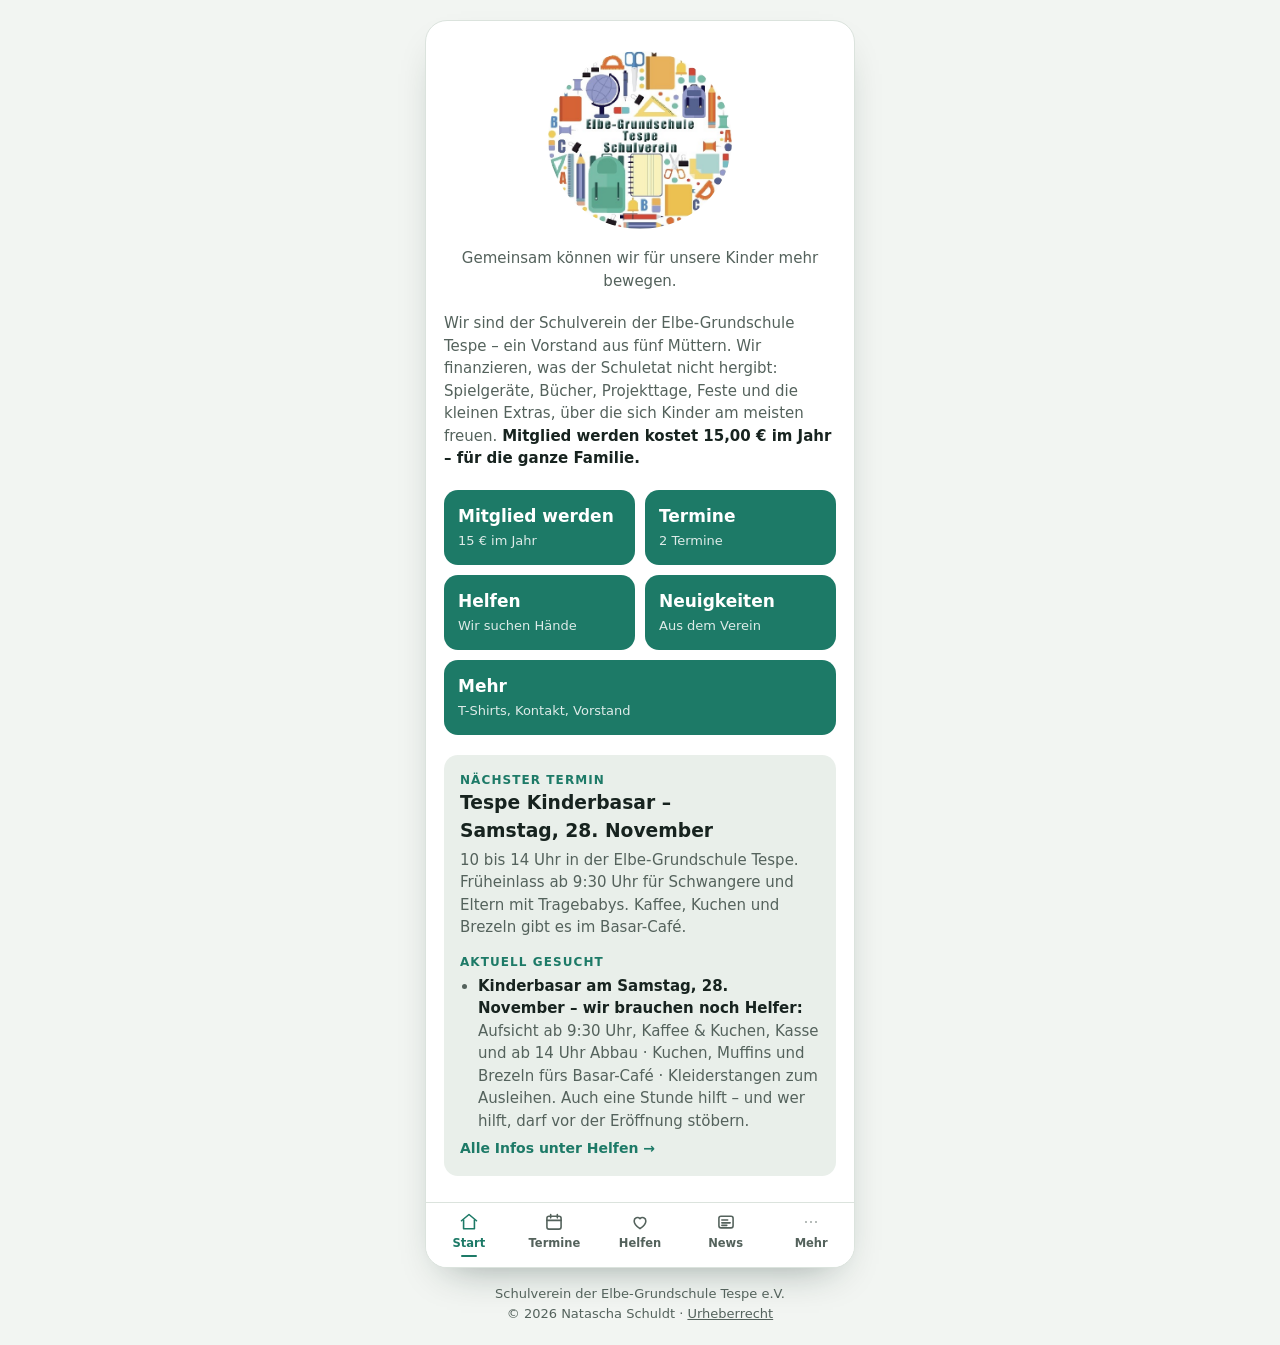
<file: index.html>
<!doctype html>
<html lang="de">
<head>
<meta charset="utf-8">
<meta name="viewport" content="width=device-width, initial-scale=1, viewport-fit=cover">
<title>Schulverein Tespe</title>
<meta name="description" content="App des Schulvereins der Elbe-Grundschule Tespe e.V. – Termine, Mitgliedschaft, Helfen und mehr.">
<meta name="theme-color" content="#1D7A67">
<link rel="manifest" href="manifest.webmanifest">
<link rel="icon" href="icon-192.png">
<link rel="apple-touch-icon" href="icon-192.png">
<meta name="apple-mobile-web-app-capable" content="yes">
<meta name="apple-mobile-web-app-title" content="Schulverein">
<link rel="stylesheet" href="app.css">
</head>
<body>
<div id="app"></div>
<script src="app.js"></script>
</body>
</html>
</file>
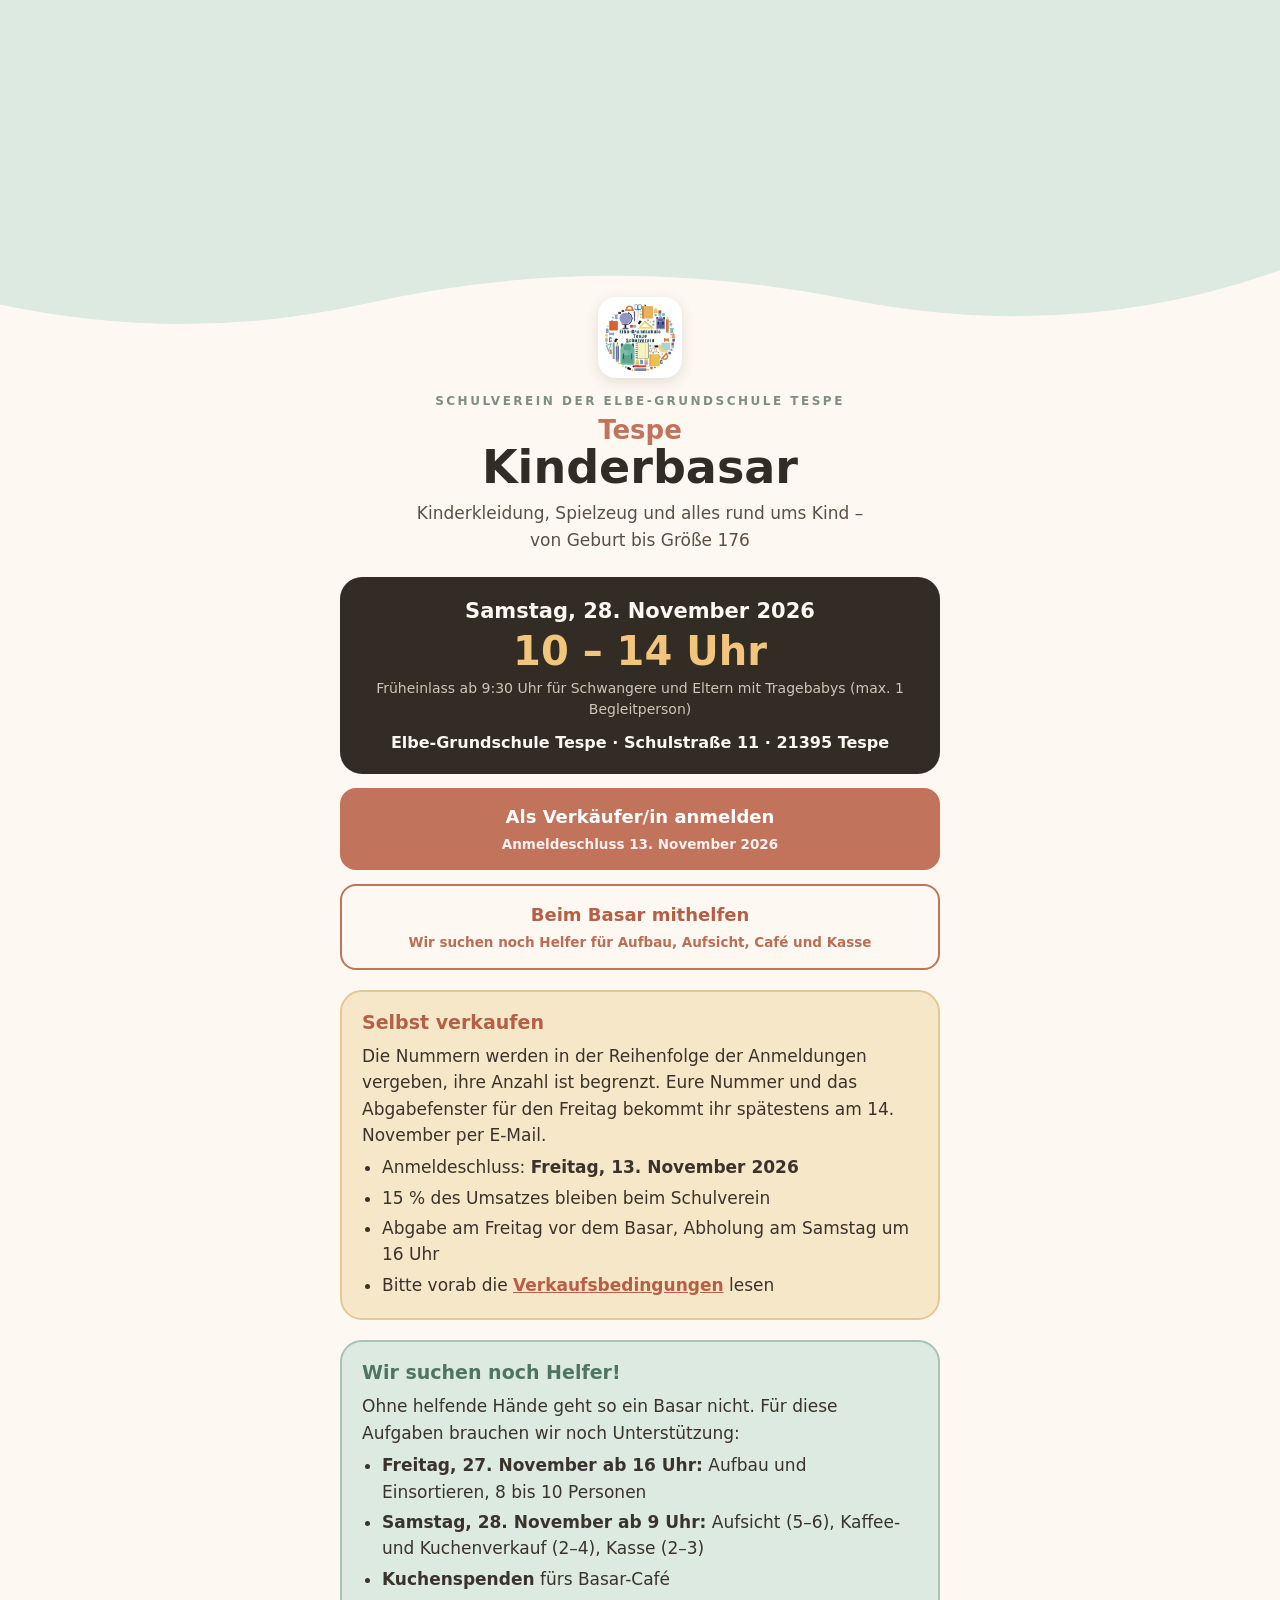
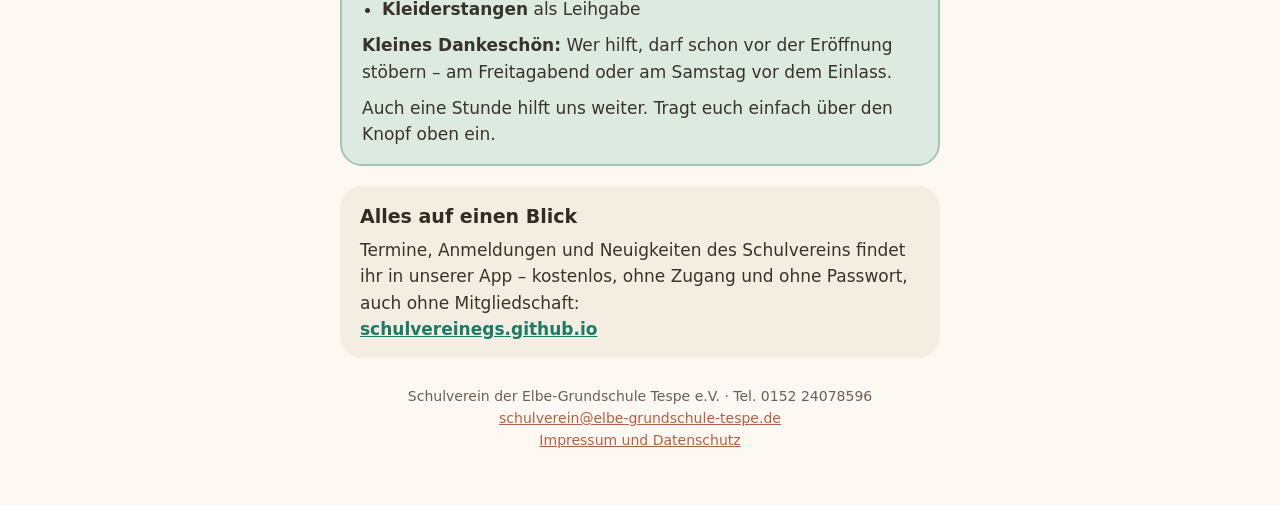
<file: basar.html>
<!doctype html>
<html lang="de">
<head>
<meta charset="utf-8">
<meta name="viewport" content="width=device-width, initial-scale=1, viewport-fit=cover">
<title>Tespe Kinderbasar – 28. November 2026</title>
<meta name="description" content="Tespe Kinderbasar am Samstag, 28. November 2026, 10 bis 14 Uhr in der Elbe-Grundschule Tespe. Anmeldung für Verkäufer bis 13. November – und wir suchen noch Helfer.">
<meta name="theme-color" content="#C2735C">
<link rel="icon" href="icon-192.png">
<link rel="apple-touch-icon" href="icon-192.png">

<meta property="og:type" content="website">
<meta property="og:title" content="Tespe Kinderbasar – Samstag, 28. November 2026">
<meta property="og:description" content="10 bis 14 Uhr in der Elbe-Grundschule Tespe. Kinderkleidung, Spielzeug und alles rund ums Kind. Verkäufer anmelden bis 13. November – und wir suchen noch Helfer.">
<meta property="og:url" content="https://schulvereinegs.github.io/basar.html">
<meta property="og:image" content="https://schulvereinegs.github.io/basar-vorschau.png">
<meta property="og:locale" content="de_DE">
<meta name="twitter:card" content="summary_large_image">

<style>
  :root{
    --creme:#FDF8F1; --tinte:#3A332B; --dunkel:#332C24; --terra:#C2735C;
    --terra-dunkel:#B65F45; --salbei:#DDEAE1; --salbei-rand:#A9C3B4;
    --sand:#F7E7C9; --sand-rand:#E3C892; --gold:#F2C57C;
  }
  *{box-sizing:border-box;}
  body{
    margin:0; background:var(--creme); color:var(--tinte);
    font:17px/1.55 "Trebuchet MS","Segoe UI",system-ui,sans-serif;
    -webkit-text-size-adjust:100%;
  }
  .welle{display:block; width:100%; height:auto;}
  .seite{max-width:640px; margin:0 auto; padding:0 20px 40px;}
  header{text-align:center; margin-top:-10px;}
  .logo{width:84px; height:81px; border-radius:18px; background:#fff; padding:7px;
        box-shadow:0 4px 14px rgba(74,64,56,.14); margin:-46px auto 14px; display:block;}
  .eyebrow{font-size:12px; font-weight:700; letter-spacing:2.5px; text-transform:uppercase;
           color:#7E8F80;}
  h1{margin:6px 0 0; font-size:46px; line-height:1.02; color:var(--dunkel); font-weight:700;}
  h1 span{display:block; font-size:26px; color:var(--terra); font-weight:700;}
  .unter{margin:10px 0 0; font-size:17px; color:#5B5044;}
  .wann{background:var(--dunkel); color:var(--creme); border-radius:22px;
        padding:18px 22px; text-align:center; margin:24px 0 0;}
  .wann .datum{font-size:21px; font-weight:700;}
  .wann .zeit{font-size:40px; font-weight:700; color:var(--gold); line-height:1.15;}
  .wann .klein{font-size:14px; color:#CFC5B6; margin-top:4px;}
  .wann .ort{font-size:16px; font-weight:600; margin-top:10px;}
  .knopf{display:block; text-align:center; text-decoration:none; font-weight:700;
         border-radius:16px; padding:15px 18px; margin-top:14px; font-size:18px;}
  .knopf.haupt{background:var(--terra); color:#fff;}
  .knopf.haupt:hover{background:var(--terra-dunkel);}
  .knopf.zweit{background:none; border:2px solid var(--terra); color:var(--terra-dunkel);}
  .knopf .zusatz{display:block; font-size:13.5px; font-weight:600; opacity:.9; margin-top:3px;}
  .kasten{border-radius:22px; padding:16px 20px; margin-top:20px;}
  .kasten h2{margin:0 0 6px; font-size:19px;}
  .kasten p{margin:0;}
  .kasten a{color:var(--terra-dunkel); font-weight:600;}
  .kasten ul{margin:6px 0 0; padding-left:20px;}
  .kasten li{margin-bottom:4px;}
  .sand{background:var(--sand); border:2px solid var(--sand-rand);}
  .sand h2{color:var(--terra-dunkel);}
  .salbei{background:var(--salbei); border:2px solid var(--salbei-rand);}
  .salbei h2{color:#4F7461;}
  .hell{background:#F4EDE2;}
  .hell h2{color:var(--dunkel);}
  .fuss{margin-top:28px; text-align:center; font-size:14px; color:#6B6054;}
  .fuss a{color:var(--terra-dunkel);}
  @media (max-width:420px){
    h1{font-size:38px;} h1 span{font-size:22px;} .wann .zeit{font-size:34px;}
  }
</style>
</head>
<body>

<svg class="welle" viewBox="0 0 559 150" preserveAspectRatio="none" aria-hidden="true">
  <path d="M0 0 H559 V118 Q470 150 372 131 Q262 109 158 133 Q80 150 0 133 Z" fill="#DDEAE1"></path>
</svg>

<div class="seite">
  <header>
    <img class="logo" src="logo.png" alt="Schulverein der Elbe-Grundschule Tespe">
    <div class="eyebrow">Schulverein der Elbe-Grundschule Tespe</div>
    <h1><span>Tespe</span>Kinderbasar</h1>
    <p class="unter">Kinderkleidung, Spielzeug und alles rund ums Kind –<br>von Geburt bis Größe 176</p>
  </header>

  <div class="wann">
    <div class="datum">Samstag, 28. November 2026</div>
    <div class="zeit">10 – 14 Uhr</div>
    <div class="klein">Früheinlass ab 9:30 Uhr für Schwangere und Eltern mit Tragebabys
      (max. 1 Begleitperson)</div>
    <div class="ort">Elbe-Grundschule Tespe · Schulstraße 11 · 21395 Tespe</div>
  </div>

  <a class="knopf haupt" href="https://tally.so/r/PdKO6b">Als Verkäufer/in anmelden
    <span class="zusatz">Anmeldeschluss 13. November 2026</span></a>
  <a class="knopf zweit" href="https://tally.so/r/Ek9WXN">Beim Basar mithelfen
    <span class="zusatz">Wir suchen noch Helfer für Aufbau, Aufsicht, Café und Kasse</span></a>

  <div class="kasten sand">
    <h2>Selbst verkaufen</h2>
    <p>Die Nummern werden in der Reihenfolge der Anmeldungen vergeben, ihre Anzahl ist
      begrenzt. Eure Nummer und das Abgabefenster für den Freitag bekommt ihr spätestens
      am 14. November per E-Mail.</p>
    <ul>
      <li>Anmeldeschluss: <strong>Freitag, 13. November 2026</strong></li>
      <li>15 % des Umsatzes bleiben beim Schulverein</li>
      <li>Abgabe am Freitag vor dem Basar, Abholung am Samstag um 16 Uhr</li>
      <li>Bitte vorab die <a href="Tespe-Kinderbasar-Verkaufsbedingungen.pdf">Verkaufsbedingungen</a> lesen</li>
    </ul>
  </div>

  <div class="kasten salbei">
    <h2>Wir suchen noch Helfer!</h2>
    <p>Ohne helfende Hände geht so ein Basar nicht. Für diese Aufgaben brauchen wir noch
      Unterstützung:</p>
    <ul>
      <li><strong>Freitag, 27. November ab 16 Uhr:</strong> Aufbau und Einsortieren,
        8 bis 10 Personen</li>
      <li><strong>Samstag, 28. November ab 9 Uhr:</strong> Aufsicht (5–6), Kaffee- und
        Kuchenverkauf (2–4), Kasse (2–3)</li>
      <li><strong>Kuchenspenden</strong> fürs Basar-Café</li>
      <li><strong>Kleiderstangen</strong> als Leihgabe</li>
    </ul>
    <p style="margin-top:10px"><strong>Kleines Dankeschön:</strong> Wer hilft, darf schon vor
      der Eröffnung stöbern – am Freitagabend oder am Samstag vor dem Einlass.</p>
    <p style="margin-top:10px">Auch eine Stunde hilft uns weiter. Tragt euch einfach über den
      Knopf oben ein.</p>
  </div>

  <div class="kasten hell">
    <h2>Alles auf einen Blick</h2>
    <p>Termine, Anmeldungen und Neuigkeiten des Schulvereins findet ihr in unserer App –
      kostenlos, ohne Zugang und ohne Passwort, auch ohne Mitgliedschaft:<br>
      <a href="./" style="color:#1D7A67;font-weight:700">schulvereinegs.github.io</a></p>
  </div>

  <p class="fuss">
    Schulverein der Elbe-Grundschule Tespe e.V. · Tel. 0152 24078596<br>
    <a href="mailto:schulverein@elbe-grundschule-tespe.de">schulverein@elbe-grundschule-tespe.de</a><br>
    <a href="recht.html">Impressum und Datenschutz</a>
  </p>
</div>

</body>
</html>
</file>
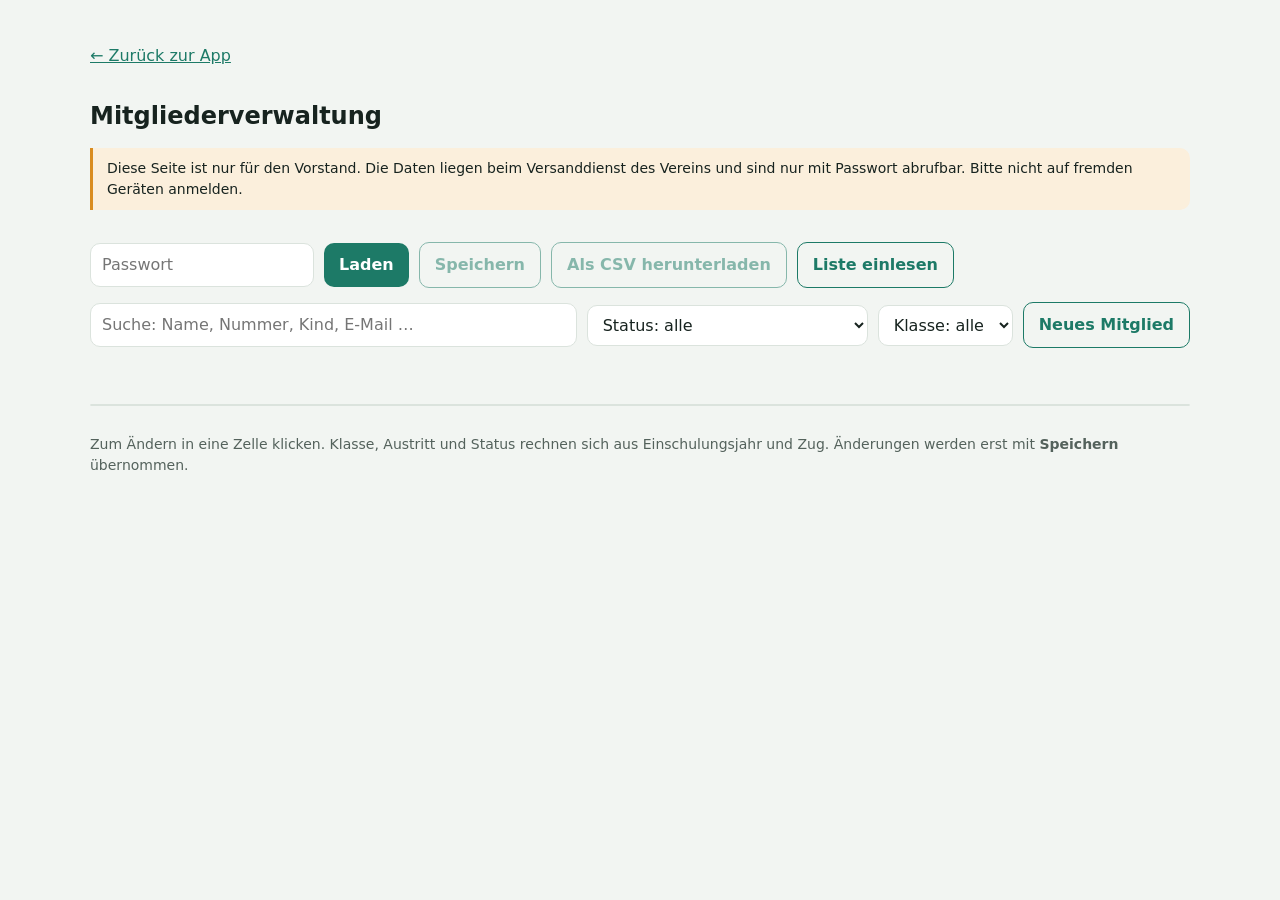
<file: mitglieder.html>
<!doctype html>
<html lang="de">
<head>
<meta charset="utf-8">
<meta name="viewport" content="width=device-width, initial-scale=1, viewport-fit=cover">
<title>Mitgliederverwaltung – Schulverein Tespe</title>
<meta name="robots" content="noindex">
<meta name="theme-color" content="#1D7A67">
<link rel="icon" href="icon-192.png">
<link rel="stylesheet" href="app.css">
<style>
  body{padding-inline:12px;}
  .seite{max-width:1100px;margin:0 auto;display:flex;flex-direction:column;gap:14px;padding-block:8px 40px;}
  h1{font-size:24px;}
  .reihe{display:flex;gap:10px;flex-wrap:wrap;align-items:center;}
  input,select,textarea{font:inherit;color:var(--ink);background:var(--surface);
    border:1px solid var(--line);border-radius:10px;padding:9px 11px;}
  input:focus-visible,select:focus-visible{outline:2px solid var(--brand);outline-offset:1px;}
  .voll{font:inherit;font-weight:600;cursor:pointer;border:0;border-radius:10px;
    background:var(--brand);color:var(--on-brand);padding:10px 15px;}
  .voll.grau{background:none;border:1.5px solid var(--brand);color:var(--brand);}
  .voll:disabled{opacity:.5;cursor:default;}
  .meldung{border-radius:10px;padding:10px 13px;font-size:14.5px;}
  .gut{background:var(--brand-soft);color:var(--brand);}
  .schlecht{background:var(--sun-soft);color:var(--sun);}
  table{border-collapse:collapse;width:100%;font-size:14px;background:var(--surface);}
  th,td{border-bottom:1px solid var(--line);padding:7px 8px;text-align:left;vertical-align:top;}
  th{position:sticky;top:0;background:var(--surface-2);cursor:pointer;white-space:nowrap;}
  th span{color:var(--brand);}
  td[contenteditable]{min-width:70px;}
  td[contenteditable]:focus{outline:2px solid var(--brand);border-radius:4px;}
  .tabelle{overflow:auto;max-height:70vh;border:1px solid var(--line);border-radius:12px;}
  .status-Aktiv{color:var(--brand);font-weight:600;}
  .status-Ausgetreten{color:var(--ink-soft);}
  .status-Förderer{color:var(--sun);font-weight:600;}
  .status-Prüfen{color:#b3261e;font-weight:600;}
  .zahlen{font-size:14px;color:var(--ink-soft);}
  .eingang{border:1.5px solid var(--brand);border-radius:12px;padding:12px 14px;margin-bottom:10px;
    background:var(--surface);}
  .eingang h3{font-size:16px;margin:0 0 6px;color:var(--brand);}
  .eingang dl{display:grid;grid-template-columns:auto 1fr;gap:2px 12px;margin:0 0 10px;font-size:14px;}
  .eingang dt{color:var(--ink-soft);}
  .eingang dd{margin:0;}
  .eingang .reihe input,.eingang .reihe select{padding:6px 9px;font-size:14px;}
  .hinweis{max-width:none;}
</style>
</head>
<body>
<div class="seite">

  <p><a href="./" style="color:var(--brand)">&larr; Zurück zur App</a></p>
  <h1>Mitgliederverwaltung</h1>
  <p class="hinweis">Diese Seite ist nur für den Vorstand. Die Daten liegen beim Versanddienst
    des Vereins und sind nur mit Passwort abrufbar. Bitte nicht auf fremden Geräten anmelden.</p>

  <div class="reihe">
    <input id="passwort" type="password" placeholder="Passwort" autocomplete="current-password" style="min-width:180px">
    <button class="voll" id="laden" type="button">Laden</button>
    <button class="voll grau" id="speichern" type="button" disabled>Speichern</button>
    <button class="voll grau" id="csv" type="button" disabled>Als CSV herunterladen</button>
    <label class="voll grau" style="display:inline-block" for="datei">Liste einlesen</label>
    <input id="datei" type="file" accept=".json,.csv" hidden>
  </div>
  <div class="meldung" id="meldung" hidden></div>

  <div id="posteingang" hidden>
    <h2 style="font-size:19px;margin:6px 0 2px">Neue Beitritte <span id="anzahl_neu"></span></h2>
    <p class="zahlen" style="margin-top:0">Kommen automatisch aus dem Formular „Mitglied werden“.
      Ergänze Mitgliedsnummer, Art, Einschulungsjahr und Zug und klicke auf „Übernehmen“.</p>
    <div id="eingaenge"></div>
  </div>

  <div class="reihe">
    <input id="suche" placeholder="Suche: Name, Nummer, Kind, E-Mail …" style="flex:1;min-width:220px">
    <select id="status">
      <option value="">Status: alle</option>
      <option>Aktiv</option>
      <option>Austritt zum Schuljahresende</option>
      <option>Ausgetreten</option>
      <option>Förderer</option>
      <option>Prüfen</option>
    </select>
    <select id="klasse"><option value="">Klasse: alle</option></select>
    <button class="voll grau" id="neu" type="button">Neues Mitglied</button>
  </div>
  <p class="zahlen" id="zahlen"></p>

  <div class="tabelle"><table id="tab"><thead></thead><tbody></tbody></table></div>

  <p class="zahlen">Zum Ändern in eine Zelle klicken. Klasse, Austritt und Status rechnen sich
    aus Einschulungsjahr und Zug. Änderungen werden erst mit <b>Speichern</b> übernommen.</p>

</div>

<script>
const $ = id => document.getElementById(id);
/* macht Text für HTML sicher */
const t = w => String(w == null ? '' : w)
  .replace(/&/g, '&amp;').replace(/</g, '&lt;').replace(/>/g, '&gt;').replace(/"/g, '&quot;');
const SPALTEN = [
  ['nummer','Nummer'], ['art','Art'], ['vorname','Vorname'], ['nachname','Nachname'],
  ['kind_vorname','Kind'], ['kind_nachname','Kind Nachname'],
  ['einschulung','Einschulung'], ['zug','Zug'], ['klasse_manuell','Klasse man.'],
  ['klasse','Klasse'], ['austritt','Austritt'], ['status','Status'],
  ['verbleib','Bleibt Förderer'],
  ['email','E-Mail'], ['telefon','Telefon'], ['anschrift','Anschrift'],
  ['elternteil','Weiteres Elternteil'],
  ['geschwisterkind','Geschw.'], ['name_geschwister','Name Geschw.'],
  ['eintritt','Eintritt'], ['zahlungsweise','Zahlung'], ['iban','IBAN'], ['bic','BIC'],
  ['bemerkung','Bemerkung']
];
const BERECHNET = ['klasse','austritt','status'];
let dienst = '', daten = [], eingaenge = [], sortSpalte = 'nummer', sortAuf = true;

fetch('inhalte.json', { cache: 'no-cache' }).then(r => r.json())
  .then(d => { dienst = (d.push && d.push.dienst) || ''; })
  .catch(() => melde('inhalte.json konnte nicht geladen werden.', false));

function melde(text, gut) {
  const m = $('meldung'); m.hidden = false; m.textContent = text;
  m.className = 'meldung ' + (gut ? 'gut' : 'schlecht');
}

/* ---------- Rechnen wie in der Excel-Tabelle ---------- */
function startjahr() {
  const h = new Date();
  return h.getMonth() + 1 >= 8 ? h.getFullYear() : h.getFullYear() - 1;
}
function rechne(m) {
  const sj = startjahr();
  const manuell = parseInt(m.klasse_manuell, 10);
  const jahr = parseInt(m.einschulung, 10);
  if (m.art === 'Förderer') {
    m.klasse = '–'; m.austritt = '';
    m.status = m.verbleib === 'Ja' ? 'Förderer' : 'Förderer';
    return m;
  }
  if (!jahr && !manuell) { m.klasse = ''; m.austritt = ''; m.status = 'Prüfen'; return m; }
  const stufe = manuell ? manuell : sj - jahr + 1;
  const austrittsjahr = (manuell ? sj - manuell + 1 : jahr) + 4;
  m.klasse = (stufe > 4 || stufe < 1) ? '–' : stufe + (m.zug || '');
  m.austritt = '31.07.' + austrittsjahr;
  m.status = austrittsjahr <= sj ? (m.verbleib === 'Ja' ? 'Förderer' : 'Ausgetreten')
           : austrittsjahr === sj + 1 ? 'Austritt zum Schuljahresende' : 'Aktiv';
  return m;
}

/* ---------- Tabelle ---------- */
function zeichne() {
  const q = $('suche').value.trim().toLowerCase();
  const st = $('status').value, kl = $('klasse').value;
  daten.forEach(rechne);

  const klassen = [...new Set(daten.map(m => m.klasse).filter(Boolean))].sort();
  const aktuell = $('klasse').value;
  $('klasse').innerHTML = '<option value="">Klasse: alle</option>' +
    klassen.map(k => `<option${k === aktuell ? ' selected' : ''}>${k}</option>`).join('');

  let liste = daten.filter(m => {
    if (st && m.status !== st) return false;
    if (kl && m.klasse !== kl) return false;
    if (!q) return true;
    return SPALTEN.some(([s]) => String(m[s] || '').toLowerCase().includes(q));
  });
  liste.sort((a, b) => {
    const x = String(a[sortSpalte] || ''), y = String(b[sortSpalte] || '');
    return (sortAuf ? 1 : -1) * x.localeCompare(y, 'de', { numeric: true });
  });

  $('tab').tHead.innerHTML = '<tr>' + SPALTEN.map(([s, t]) =>
    `<th data-s="${s}">${t}${sortSpalte === s ? ` <span>${sortAuf ? '▲' : '▼'}</span>` : ''}</th>`).join('') + '</tr>';
  $('tab').tBodies[0].innerHTML = liste.map(m => '<tr>' + SPALTEN.map(([s]) => {
    const wert = m[s] == null ? '' : String(m[s]);
    if (BERECHNET.includes(s)) {
      const kl2 = s === 'status' ? ' class="status-' + wert.split(' ')[0] + '"' : '';
      return `<td${kl2}>${wert}</td>`;
    }
    return `<td contenteditable data-id="${m._id}" data-s="${s}">${wert}</td>`;
  }).join('') + '</tr>').join('');

  const z = {};
  daten.forEach(m => { z[m.status] = (z[m.status] || 0) + 1; });
  $('zahlen').textContent = `${liste.length} von ${daten.length} Zeilen angezeigt · ` +
    Object.entries(z).map(([k, v]) => `${k}: ${v}`).join(' · ');
}

$('tab').addEventListener('click', e => {
  const th = e.target.closest('th'); if (!th) return;
  const s = th.dataset.s;
  if (sortSpalte === s) sortAuf = !sortAuf; else { sortSpalte = s; sortAuf = true; }
  zeichne();
});
$('tab').addEventListener('input', e => {
  const td = e.target.closest('td[contenteditable]'); if (!td) return;
  const m = daten.find(x => x._id === td.dataset.id);
  if (m) m[td.dataset.s] = td.textContent.trim();
});
$('tab').addEventListener('focusout', e => {
  if (e.target.closest('td[contenteditable]')) zeichne();
});
['suche', 'status', 'klasse'].forEach(id => $(id).addEventListener('input', zeichne));

/* ---------- Versanddienst ---------- */
async function ruf(pfad, extra) {
  const r = await fetch(dienst + pfad, {
    method: 'POST', headers: { 'Content-Type': 'application/json' },
    body: JSON.stringify(Object.assign({ passwort: $('passwort').value }, extra || {}))
  });
  return { status: r.status, daten: await r.json().catch(() => ({})) };
}

$('laden').addEventListener('click', async () => {
  if (!dienst) return melde('Der Versanddienst ist nicht eingetragen.', false);
  melde('einen Moment …', true);
  try {
    const a = await ruf('/mitglieder/laden');
    if (a.status === 401) return melde('Das Passwort stimmt nicht.', false);
    daten = (a.daten.mitglieder || []).map((m, i) => Object.assign({ _id: 'z' + i }, m));
    $('speichern').disabled = false; $('csv').disabled = false;
    melde(`${daten.length} Mitglieder geladen${a.daten.stand ? ' · Stand ' + new Date(a.daten.stand).toLocaleString('de-DE') : ''}.`, true);
    zeichne();
    try {
      const b = await ruf('/beitritte/laden');
      eingaenge = b.daten.beitritte || [];
      zeichneEingaenge();
      if (eingaenge.length) melde(`${daten.length} Mitglieder geladen · ${eingaenge.length} neue${eingaenge.length === 1 ? 'r Beitritt wartet' : ' Beitritte warten'} oben im Posteingang.`, true);
    } catch (e) { /* Posteingang ist optional */ }
  } catch (e) { melde('Der Versanddienst ist nicht erreichbar.', false); }
});

$('speichern').addEventListener('click', async () => {
  if (!confirm(`${daten.length} Mitglieder speichern?`)) return;
  $('speichern').disabled = true;
  try {
    const rein = daten.map(m => { const k = Object.assign({}, m); delete k._id; return k; });
    const a = await ruf('/mitglieder/speichern', { mitglieder: rein });
    if (a.status === 401) melde('Das Passwort stimmt nicht.', false);
    else if (!a.daten.ok) melde('Fehler: ' + (a.daten.fehler || 'unbekannt'), false);
    else melde(`Gespeichert: ${a.daten.anzahl} Mitglieder.`, true);
  } catch (e) { melde('Der Versanddienst ist nicht erreichbar.', false); }
  $('speichern').disabled = false;
});

$('neu').addEventListener('click', () => {
  daten.unshift({ _id: 'n' + Date.now(), nummer: '', art: 'Elternmitglied', vorname: '', nachname: '',
    kind_vorname: '', kind_nachname: '', einschulung: '', zug: '', eintritt: '', zahlungsweise: 'Lastschrift' });
  $('speichern').disabled = false;
  zeichne();
});

/* ---------- Posteingang: Beitritte aus dem Formular ---------- */
const FELD = {
  'Vorname': 'vorname', 'Nachname': 'nachname',
  'E-Mail-Adresse': 'email', 'Telefonnummer': 'telefon',
  'Vorname des Kindes': 'kind_vorname', 'Nachname des Kindes': 'kind_nachname',
  'Einschulungsjahr': 'einschulung', 'Zug': 'zug', 'IBAN': 'iban', 'BIC': 'bic'
};

function schuljahr() { const j = startjahr(); return j + '/' + String(j + 1).slice(2); }

function ausFormular(e) {
  const f = {};
  (e.felder || []).forEach(x => f[x.titel] = String(x.wert || '').trim());
  const m = {};
  Object.keys(FELD).forEach(t => { if (f[t]) m[FELD[t]] = f[t]; });
  const anschrift = [f['Straße und Hausnummer'], [f['PLZ'], f['Ort']].filter(Boolean).join(' ')]
    .filter(Boolean).join(', ');
  if (anschrift) m.anschrift = anschrift;
  m.art = /Förder/i.test(f['Ich trete bei als'] || '') ? 'Förderer' : 'Elternmitglied';
  if (!m.einschulung && f['Klasse']) m.klasse_manuell = f['Klasse'];
  m.geschwisterkind = /^Ja/i.test(f['Habt ihr ein Geschwisterkind an der Schule?'] || '') ? 'Ja' : 'Nein';
  m.name_geschwister = [f['Wenn ja: Vorname des Geschwisterkindes'],
    f['Wenn ja: Nachname des Geschwisterkindes']].filter(Boolean).join(' ')
    || f['Wenn ja: Vor- und Nachname des Geschwisterkindes'] || '';   // alte Fassung
  m.eintritt = schuljahr();
  m.zahlungsweise = 'Lastschrift';
  m.bemerkung = ['Beitrag: ' + (f['Mitgliedsbeitrag'] || '–'),
    f['Falls freiwilliger Förderbeitrag: gewünschter Jahresbetrag in Euro']
      ? 'Förderbetrag ' + f['Falls freiwilliger Förderbeitrag: gewünschter Jahresbetrag in Euro'] + ' €' : '',
    f['Bank'] ? 'Bank ' + f['Bank'] : '',
    f['Kontoinhaber, falls abweichend'] ? 'Kontoinhaber ' + f['Kontoinhaber, falls abweichend'] : '',
    'Antrag ' + new Date(e.eingang).toLocaleDateString('de-DE')].filter(Boolean).join(' · ');
  m._klasse_geschwister = f['Wenn ja: Klasse'] || '';
  m._gesch_vorname = f['Wenn ja: Vorname des Geschwisterkindes'] || '';
  m._gesch_nachname = f['Wenn ja: Nachname des Geschwisterkindes'] || '';
  return m;
}

function zeichneEingaenge() {
  const kasten = $('posteingang');
  kasten.hidden = !eingaenge.length;
  $('anzahl_neu').textContent = eingaenge.length ? '(' + eingaenge.length + ')' : '';
  $('eingaenge').innerHTML = eingaenge.map((e, i) => {
    const m = ausFormular(e);
    const zeilen = [
      ['Name', [m.vorname, m.nachname].filter(Boolean).join(' ')],
      ['Kind', [m.kind_vorname, m.kind_nachname].filter(Boolean).join(' ')],
      ['Anschrift', m.anschrift], ['E-Mail', m.email], ['Telefon', m.telefon],
      ['IBAN', m.iban], ['Geschwisterkind', m.geschwisterkind === 'Ja'
        ? (m.name_geschwister || 'ja') + (m._klasse_geschwister ? ', Klasse ' + m._klasse_geschwister : '') : 'nein'],
      ['Eingang', new Date(e.eingang).toLocaleString('de-DE')],
      ['Hinweis', m.bemerkung]
    ].filter(z => z[1]);
    const gesch = m.geschwisterkind === 'Ja' && m.name_geschwister;
    return `<div class="eingang">
      <h3>${t([m.vorname, m.nachname].filter(Boolean).join(' ') || 'Neuer Beitritt')}</h3>
      <dl>${zeilen.map(z => `<dt>${t(z[0])}</dt><dd>${t(z[1])}</dd>`).join('')}</dl>
      <div class="reihe">
        <input data-f="nummer" data-i="${i}" placeholder="Mitgliedsnummer" style="width:150px">
        <select data-f="art" data-i="${i}">
          <option${m.art === 'Elternmitglied' ? ' selected' : ''}>Elternmitglied</option>
          <option${m.art === 'Förderer' ? ' selected' : ''}>Förderer</option>
          <option>Geschwisterkind</option>
        </select>
        <input data-f="einschulung" data-i="${i}" value="${t(m.einschulung || '')}" placeholder="Einschulungsjahr" style="width:140px">
        <input data-f="zug" data-i="${i}" value="${t(m.zug || '')}" placeholder="Zug" style="width:60px">
        ${gesch ? `<label style="font-size:14px"><input type="checkbox" data-f="zweite" data-i="${i}" checked> zweite Zeile für ${t(m.name_geschwister)}</label>` : ''}
        <button class="voll" type="button" data-nimm="${i}">Übernehmen</button>
        <button class="voll grau" type="button" data-weg="${i}">Verwerfen</button>
      </div>
    </div>`;
  }).join('');

  $('eingaenge').querySelectorAll('[data-nimm]').forEach(b =>
    b.addEventListener('click', () => uebernimm(+b.dataset.nimm)));
  $('eingaenge').querySelectorAll('[data-weg]').forEach(b =>
    b.addEventListener('click', () => verwirf(+b.dataset.weg)));
}

function eingabe(i, feld) {
  const el = $('eingaenge').querySelector(`[data-f="${feld}"][data-i="${i}"]`);
  if (!el) return '';
  return el.type === 'checkbox' ? el.checked : el.value.trim();
}

function uebernimm(i) {
  const e = eingaenge[i];
  const m = ausFormular(e);
  const nummer = eingabe(i, 'nummer');
  if (!nummer && !confirm('Ohne Mitgliedsnummer übernehmen?')) return;
  const basis = {
    nummer, art: eingabe(i, 'art'),
    vorname: m.vorname || '', nachname: m.nachname || '',
    kind_vorname: m.kind_vorname || '', kind_nachname: m.kind_nachname || '',
    einschulung: eingabe(i, 'einschulung'), zug: eingabe(i, 'zug'),
    klasse_manuell: m.klasse_manuell || '', verbleib: '',
    email: m.email || '', telefon: m.telefon || '', anschrift: m.anschrift || '',
    elternteil: '', geschwisterkind: m.geschwisterkind, name_geschwister: m.name_geschwister,
    eintritt: m.eintritt, zahlungsweise: m.zahlungsweise,
    iban: m.iban || '', bic: m.bic || '', bemerkung: m.bemerkung
  };
  const neu = [Object.assign({ _id: 'b' + Date.now() }, basis)];

  if (eingabe(i, 'zweite') === true) {
    const teile = (m.name_geschwister || '').split(' ').filter(Boolean);
    const kl = (m._klasse_geschwister || '').match(/^(\d)\s*([abc])?/i);
    neu.push(Object.assign({ _id: 'b' + (Date.now() + 1) }, basis, {
      art: 'Geschwisterkind',
      kind_vorname: m._gesch_vorname || teile[0] || '',
      kind_nachname: m._gesch_nachname || teile.slice(1).join(' ') || basis.nachname,
      einschulung: '', klasse_manuell: kl ? kl[1] : '', zug: kl && kl[2] ? kl[2].toLowerCase() : '',
      geschwisterkind: 'Ja',
      name_geschwister: [basis.kind_vorname, basis.kind_nachname].filter(Boolean).join(' ')
    }));
  }

  daten.unshift(...neu);
  eingaenge.splice(i, 1);
  $('speichern').disabled = false; $('csv').disabled = false;
  ruf('/beitritte/erledigt', { ids: [e.id] }).catch(() => {});
  melde(`${neu.length === 2 ? 'Zwei Zeilen' : 'Eine Zeile'} angelegt. Bitte prüfen und auf Speichern klicken.`, true);
  zeichneEingaenge(); zeichne();
}

function verwirf(i) {
  const e = eingaenge[i];
  if (!confirm('Diesen Beitritt aus dem Posteingang entfernen? Die Mail bleibt erhalten.')) return;
  eingaenge.splice(i, 1);
  ruf('/beitritte/erledigt', { ids: [e.id] }).catch(() => {});
  zeichneEingaenge();
}

/* ---------- Import einer Liste (JSON oder CSV mit Semikolon) ---------- */
$('datei').addEventListener('change', async ev => {
  const f = ev.target.files[0]; if (!f) return;
  const text = await f.text();
  try {
    let liste;
    if (f.name.toLowerCase().endsWith('.json')) {
      const j = JSON.parse(text);
      liste = Array.isArray(j) ? j : (j.mitglieder || []);
    } else {
      const zeilen = text.split(/\r?\n/).filter(Boolean);
      const kopf = zeilen.shift().split(';').map(s => s.trim());
      liste = zeilen.map(z => {
        const teile = z.split(';'); const o = {};
        kopf.forEach((k, i) => o[k] = (teile[i] || '').trim());
        return o;
      });
    }
    daten = liste.map((m, i) => Object.assign({ _id: 'i' + i }, m));
    $('speichern').disabled = false; $('csv').disabled = false;
    melde(`${daten.length} Zeilen eingelesen. Bitte prüfen und dann auf Speichern klicken.`, true);
    zeichne();
  } catch (e) { melde('Die Datei konnte nicht gelesen werden: ' + e.message, false); }
  ev.target.value = '';
});

/* ---------- CSV-Ausgabe ---------- */
$('csv').addEventListener('click', () => {
  const sp = SPALTEN.map(([s]) => s);
  const zeilen = [sp.join(';')].concat(daten.map(m =>
    sp.map(s => String(m[s] == null ? '' : m[s]).replace(/;/g, ',')).join(';')));
  const blob = new Blob(['﻿' + zeilen.join('\r\n')], { type: 'text/csv;charset=utf-8' });
  const a = document.createElement('a');
  a.href = URL.createObjectURL(blob);
  a.download = 'Mitglieder_' + new Date().toISOString().slice(0, 10) + '.csv';
  a.click();
  URL.revokeObjectURL(a.href);
});
</script>
</body>
</html>
</file>
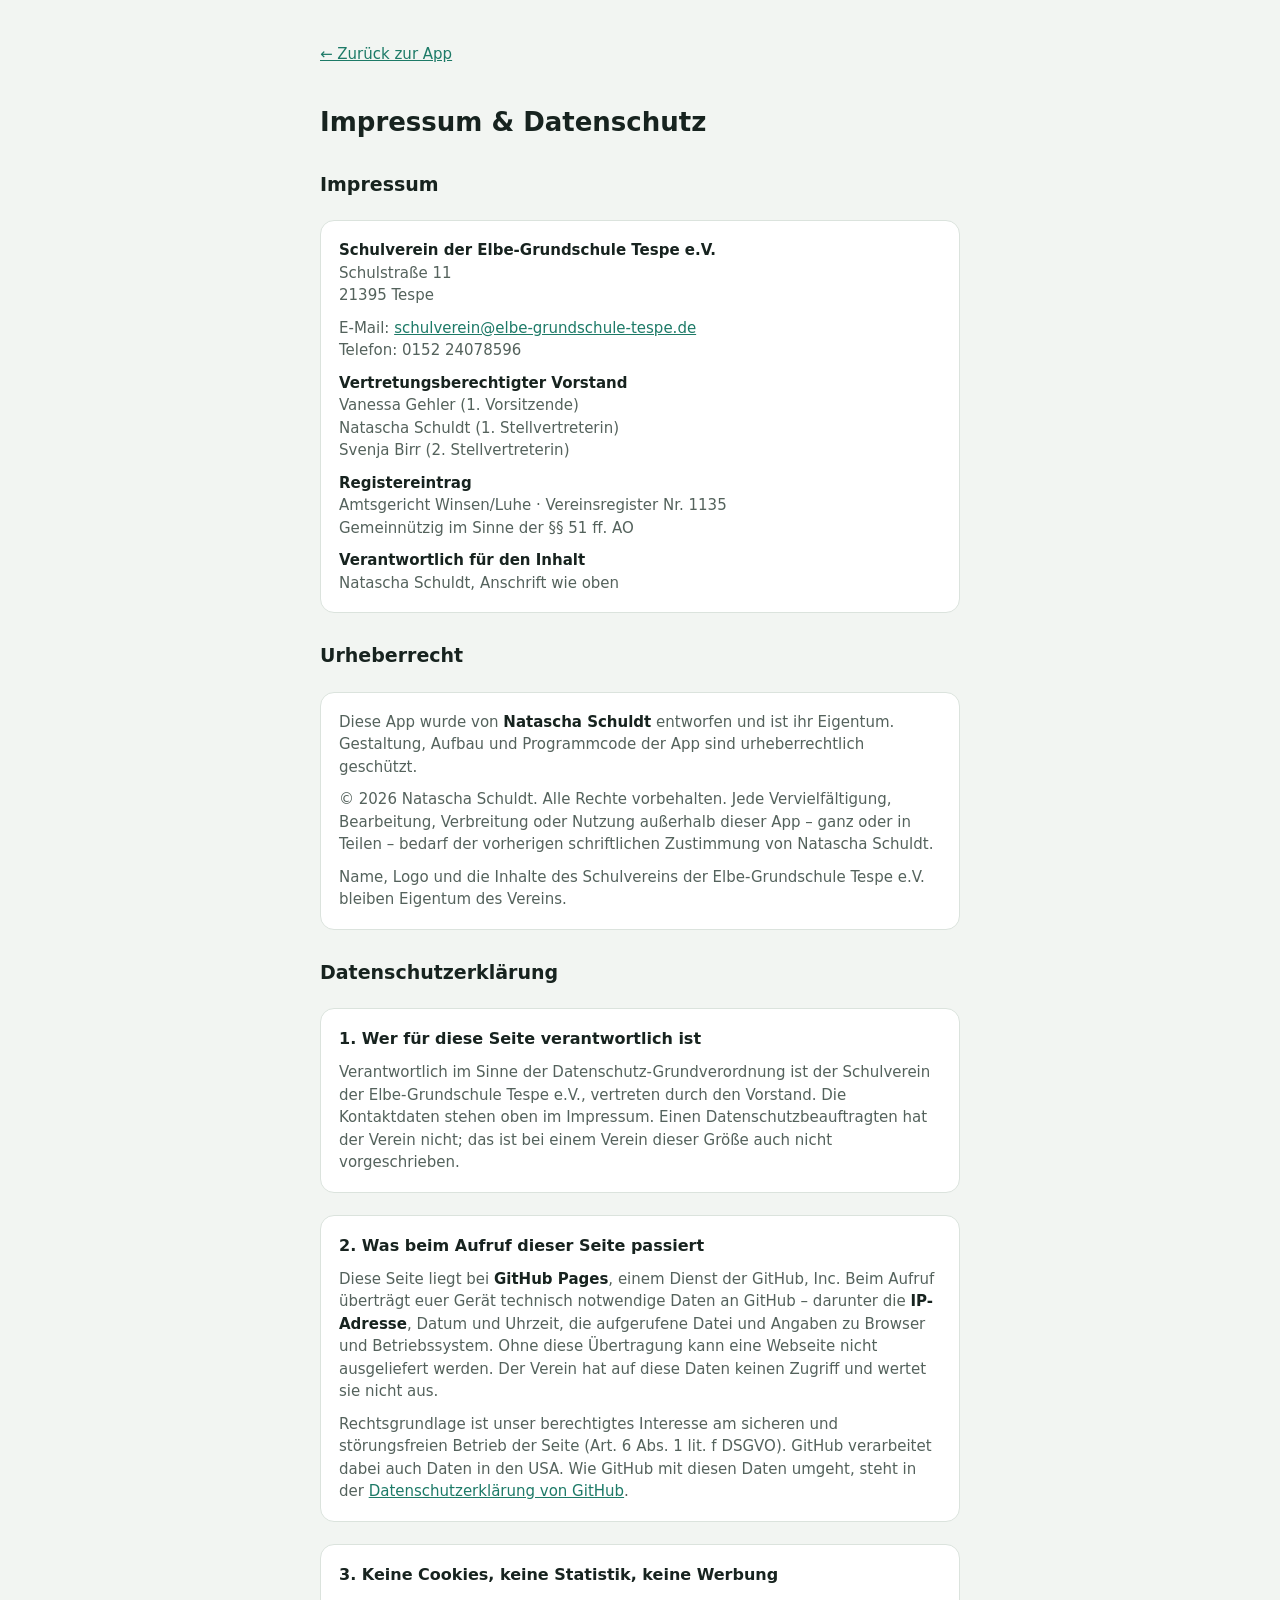
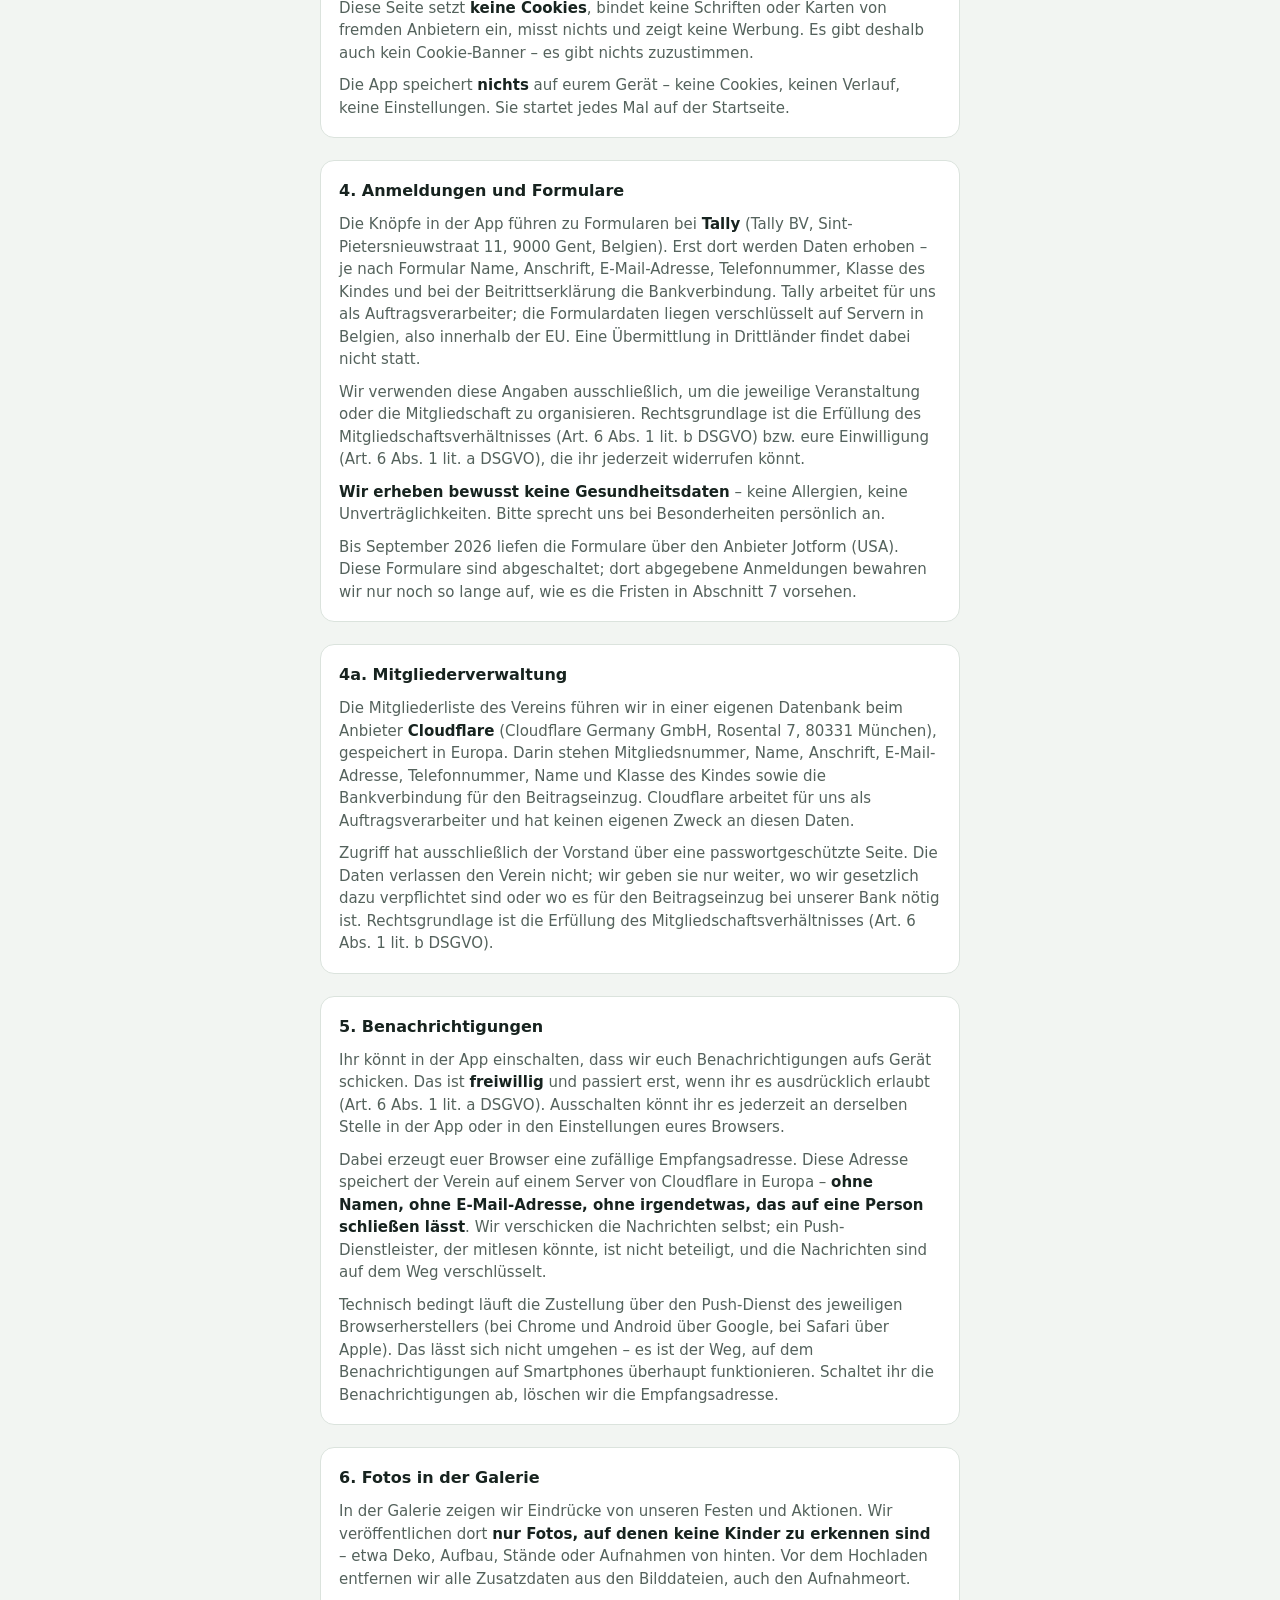
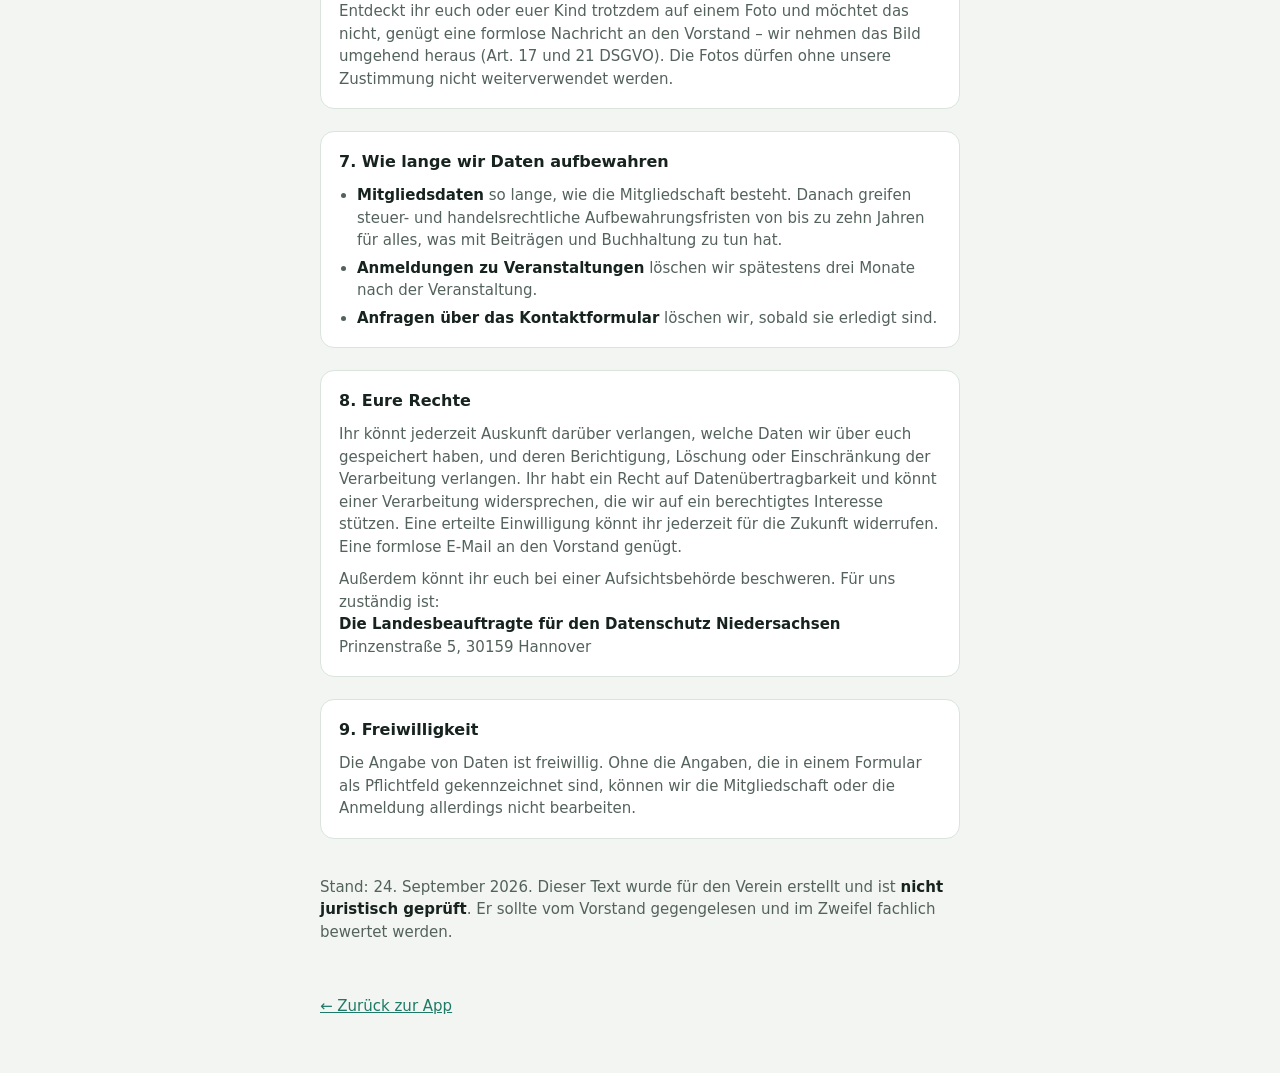
<file: recht.html>
<!doctype html>
<html lang="de">
<head>
<meta charset="utf-8">
<meta name="viewport" content="width=device-width, initial-scale=1, viewport-fit=cover">
<title>Impressum &amp; Datenschutz – Schulverein Tespe</title>
<meta name="theme-color" content="#1D7A67">
<link rel="icon" href="icon-192.png">
<link rel="stylesheet" href="app.css">
<style>
  .seite{max-width:640px;margin:0 auto;display:flex;flex-direction:column;gap:22px;padding-block:8px 40px;}
  .seite h1{font-size:26px;}
  .seite h2{font-size:19px;margin-top:6px;}
  .seite h3{font-size:16px;}
  .seite p, .seite li{font-size:15px;color:var(--ink-soft);}
  .seite p strong, .seite li strong{color:var(--ink);font-weight:600;}
  .seite a{color:var(--brand);}
  .block{
    background:var(--surface);border:1px solid var(--line);
    border-radius:var(--radius);padding:18px;
    display:flex;flex-direction:column;gap:10px;
  }
  .block p{margin:0;}
  .block ul{margin:0;padding-left:18px;display:flex;flex-direction:column;gap:5px;}
  .stand{font-size:13px;}
</style>
</head>
<body>
<div class="seite">

  <p><a href="./">&larr; Zurück zur App</a></p>

  <h1>Impressum &amp; Datenschutz</h1>

  <!-- ================= IMPRESSUM ================= -->
  <h2>Impressum</h2>

  <div class="block">
    <p>
      <strong>Schulverein der Elbe-Grundschule Tespe e.V.</strong><br>
      Schulstraße 11<br>
      21395 Tespe
    </p>
    <p>
      E-Mail: <a href="mailto:schulverein@elbe-grundschule-tespe.de">schulverein@elbe-grundschule-tespe.de</a><br>
      Telefon: 0152 24078596
    </p>
    <p>
      <strong>Vertretungsberechtigter Vorstand</strong><br>
      Vanessa Gehler (1. Vorsitzende)<br>
      Natascha Schuldt (1. Stellvertreterin)<br>
      Svenja Birr (2. Stellvertreterin)
    </p>
    <p>
      <strong>Registereintrag</strong><br>
      Amtsgericht Winsen/Luhe · Vereinsregister Nr. 1135<br>
      Gemeinnützig im Sinne der §§ 51 ff. AO
    </p>
    <p>
      <strong>Verantwortlich für den Inhalt</strong><br>
      Natascha Schuldt, Anschrift wie oben
    </p>
  </div>

  <!-- ================= URHEBERRECHT ================= -->
  <h2 id="urheberrecht">Urheberrecht</h2>

  <div class="block">
    <p>
      Diese App wurde von <strong>Natascha Schuldt</strong> entworfen und ist ihr Eigentum.
      Gestaltung, Aufbau und Programmcode der App sind urheberrechtlich geschützt.
    </p>
    <p>
      &copy; 2026 Natascha Schuldt. Alle Rechte vorbehalten. Jede Vervielfältigung, Bearbeitung,
      Verbreitung oder Nutzung außerhalb dieser App – ganz oder in Teilen – bedarf der vorherigen
      schriftlichen Zustimmung von Natascha Schuldt.
    </p>
    <p>
      Name, Logo und die Inhalte des Schulvereins der Elbe-Grundschule Tespe e.V. bleiben
      Eigentum des Vereins.
    </p>
  </div>

  <!-- ================= DATENSCHUTZ ================= -->
  <h2>Datenschutzerklärung</h2>

  <div class="block">
    <h3>1. Wer für diese Seite verantwortlich ist</h3>
    <p>
      Verantwortlich im Sinne der Datenschutz-Grundverordnung ist der
      Schulverein der Elbe-Grundschule Tespe e.V., vertreten durch den Vorstand.
      Die Kontaktdaten stehen oben im Impressum. Einen Datenschutzbeauftragten hat der
      Verein nicht; das ist bei einem Verein dieser Größe auch nicht vorgeschrieben.
    </p>
  </div>

  <div class="block">
    <h3>2. Was beim Aufruf dieser Seite passiert</h3>
    <p>
      Diese Seite liegt bei <strong>GitHub Pages</strong>, einem Dienst der GitHub, Inc.
      Beim Aufruf überträgt euer Gerät technisch notwendige Daten an GitHub – darunter die
      <strong>IP-Adresse</strong>, Datum und Uhrzeit, die aufgerufene Datei und Angaben zu
      Browser und Betriebssystem. Ohne diese Übertragung kann eine Webseite nicht ausgeliefert
      werden. Der Verein hat auf diese Daten keinen Zugriff und wertet sie nicht aus.
    </p>
    <p>
      Rechtsgrundlage ist unser berechtigtes Interesse am sicheren und störungsfreien Betrieb
      der Seite (Art. 6 Abs. 1 lit. f DSGVO). GitHub verarbeitet dabei auch Daten in den USA.
      Wie GitHub mit diesen Daten umgeht, steht in der
      <a href="https://docs.github.com/de/site-policy/privacy-policies/github-general-privacy-statement" target="_blank" rel="noopener">Datenschutzerklärung von GitHub</a>.
    </p>
  </div>

  <div class="block">
    <h3>3. Keine Cookies, keine Statistik, keine Werbung</h3>
    <p>
      Diese Seite setzt <strong>keine Cookies</strong>, bindet keine Schriften oder Karten von
      fremden Anbietern ein, misst nichts und zeigt keine Werbung. Es gibt deshalb auch kein
      Cookie-Banner – es gibt nichts zuzustimmen.
    </p>
    <p>
      Die App speichert <strong>nichts</strong> auf eurem Gerät – keine Cookies, keinen
      Verlauf, keine Einstellungen. Sie startet jedes Mal auf der Startseite.</p>
  </div>

  <div class="block">
    <h3>4. Anmeldungen und Formulare</h3>
    <p>
      Die Knöpfe in der App führen zu Formularen bei <strong>Tally</strong> (Tally BV,
      Sint-Pietersnieuwstraat 11, 9000 Gent, Belgien). Erst dort werden Daten erhoben – je nach
      Formular Name, Anschrift, E-Mail-Adresse, Telefonnummer, Klasse des Kindes und bei der
      Beitrittserklärung die Bankverbindung. Tally arbeitet für uns als Auftragsverarbeiter;
      die Formulardaten liegen verschlüsselt auf Servern in Belgien, also innerhalb der EU.
      Eine Übermittlung in Drittländer findet dabei nicht statt.
    </p>
    <p>
      Wir verwenden diese Angaben ausschließlich, um die jeweilige Veranstaltung oder die
      Mitgliedschaft zu organisieren. Rechtsgrundlage ist die Erfüllung des
      Mitgliedschaftsverhältnisses (Art. 6 Abs. 1 lit. b DSGVO) bzw. eure Einwilligung
      (Art. 6 Abs. 1 lit. a DSGVO), die ihr jederzeit widerrufen könnt.
    </p>
    <p>
      <strong>Wir erheben bewusst keine Gesundheitsdaten</strong> – keine Allergien, keine
      Unverträglichkeiten. Bitte sprecht uns bei Besonderheiten persönlich an.
    </p>
    <p class="stand">
      Bis September 2026 liefen die Formulare über den Anbieter Jotform (USA). Diese Formulare
      sind abgeschaltet; dort abgegebene Anmeldungen bewahren wir nur noch so lange auf, wie es
      die Fristen in Abschnitt 7 vorsehen.
    </p>
  </div>

  <div class="block">
    <h3>4a. Mitgliederverwaltung</h3>
    <p>
      Die Mitgliederliste des Vereins führen wir in einer eigenen Datenbank beim
      Anbieter <strong>Cloudflare</strong> (Cloudflare Germany GmbH, Rosental 7, 80331 München),
      gespeichert in Europa. Darin stehen Mitgliedsnummer, Name, Anschrift, E-Mail-Adresse,
      Telefonnummer, Name und Klasse des Kindes sowie die Bankverbindung für den Beitragseinzug.
      Cloudflare arbeitet für uns als Auftragsverarbeiter und hat keinen eigenen Zweck an
      diesen Daten.
    </p>
    <p>
      Zugriff hat ausschließlich der Vorstand über eine passwortgeschützte Seite. Die Daten
      verlassen den Verein nicht; wir geben sie nur weiter, wo wir gesetzlich dazu verpflichtet
      sind oder wo es für den Beitragseinzug bei unserer Bank nötig ist. Rechtsgrundlage ist
      die Erfüllung des Mitgliedschaftsverhältnisses (Art. 6 Abs. 1 lit. b DSGVO).
    </p>
  </div>

  <div class="block">
    <h3>5. Benachrichtigungen</h3>
    <p>
      Ihr könnt in der App einschalten, dass wir euch Benachrichtigungen aufs Gerät schicken.
      Das ist <strong>freiwillig</strong> und passiert erst, wenn ihr es ausdrücklich erlaubt
      (Art. 6 Abs. 1 lit. a DSGVO). Ausschalten könnt ihr es jederzeit an derselben Stelle in
      der App oder in den Einstellungen eures Browsers.
    </p>
    <p>
      Dabei erzeugt euer Browser eine zufällige Empfangsadresse. Diese Adresse speichert der
      Verein auf einem Server von Cloudflare in Europa – <strong>ohne Namen, ohne E-Mail-Adresse,
      ohne irgendetwas, das auf eine Person schließen lässt</strong>. Wir verschicken die
      Nachrichten selbst; ein Push-Dienstleister, der mitlesen könnte, ist nicht beteiligt,
      und die Nachrichten sind auf dem Weg verschlüsselt.
    </p>
    <p>
      Technisch bedingt läuft die Zustellung über den Push-Dienst des jeweiligen Browserherstellers
      (bei Chrome und Android über Google, bei Safari über Apple). Das lässt sich nicht umgehen –
      es ist der Weg, auf dem Benachrichtigungen auf Smartphones überhaupt funktionieren.
      Schaltet ihr die Benachrichtigungen ab, löschen wir die Empfangsadresse.
    </p>
  </div>

  <div class="block">
    <h3>6. Fotos in der Galerie</h3>
    <p>
      In der Galerie zeigen wir Eindrücke von unseren Festen und Aktionen. Wir veröffentlichen
      dort <strong>nur Fotos, auf denen keine Kinder zu erkennen sind</strong> – etwa Deko,
      Aufbau, Stände oder Aufnahmen von hinten. Vor dem Hochladen entfernen wir alle
      Zusatzdaten aus den Bilddateien, auch den Aufnahmeort.
    </p>
    <p>
      Entdeckt ihr euch oder euer Kind trotzdem auf einem Foto und möchtet das nicht, genügt
      eine formlose Nachricht an den Vorstand – wir nehmen das Bild umgehend heraus
      (Art. 17 und 21 DSGVO). Die Fotos dürfen ohne unsere Zustimmung nicht weiterverwendet werden.
    </p>
  </div>

  <div class="block">
    <h3>7. Wie lange wir Daten aufbewahren</h3>
    <ul>
      <li><strong>Mitgliedsdaten</strong> so lange, wie die Mitgliedschaft besteht. Danach greifen
        steuer- und handelsrechtliche Aufbewahrungsfristen von bis zu zehn Jahren für alles,
        was mit Beiträgen und Buchhaltung zu tun hat.</li>
      <li><strong>Anmeldungen zu Veranstaltungen</strong> löschen wir spätestens drei Monate nach
        der Veranstaltung.</li>
      <li><strong>Anfragen über das Kontaktformular</strong> löschen wir, sobald sie erledigt sind.</li>
    </ul>
  </div>

  <div class="block">
    <h3>8. Eure Rechte</h3>
    <p>
      Ihr könnt jederzeit Auskunft darüber verlangen, welche Daten wir über euch gespeichert
      haben, und deren Berichtigung, Löschung oder Einschränkung der Verarbeitung verlangen.
      Ihr habt ein Recht auf Datenübertragbarkeit und könnt einer Verarbeitung widersprechen,
      die wir auf ein berechtigtes Interesse stützen. Eine erteilte Einwilligung könnt ihr
      jederzeit für die Zukunft widerrufen. Eine formlose E-Mail an den Vorstand genügt.
    </p>
    <p>
      Außerdem könnt ihr euch bei einer Aufsichtsbehörde beschweren. Für uns zuständig ist:<br>
      <strong>Die Landesbeauftragte für den Datenschutz Niedersachsen</strong><br>
      Prinzenstraße 5, 30159 Hannover
    </p>
  </div>

  <div class="block">
    <h3>9. Freiwilligkeit</h3>
    <p>
      Die Angabe von Daten ist freiwillig. Ohne die Angaben, die in einem Formular als
      Pflichtfeld gekennzeichnet sind, können wir die Mitgliedschaft oder die Anmeldung
      allerdings nicht bearbeiten.
    </p>
  </div>

  <p class="stand">
    Stand: 24. September 2026. Dieser Text wurde für den Verein erstellt und ist
    <strong>nicht juristisch geprüft</strong>. Er sollte vom Vorstand gegengelesen und im
    Zweifel fachlich bewertet werden.
  </p>

  <p><a href="./">&larr; Zurück zur App</a></p>

</div>
</body>
</html>
</file>
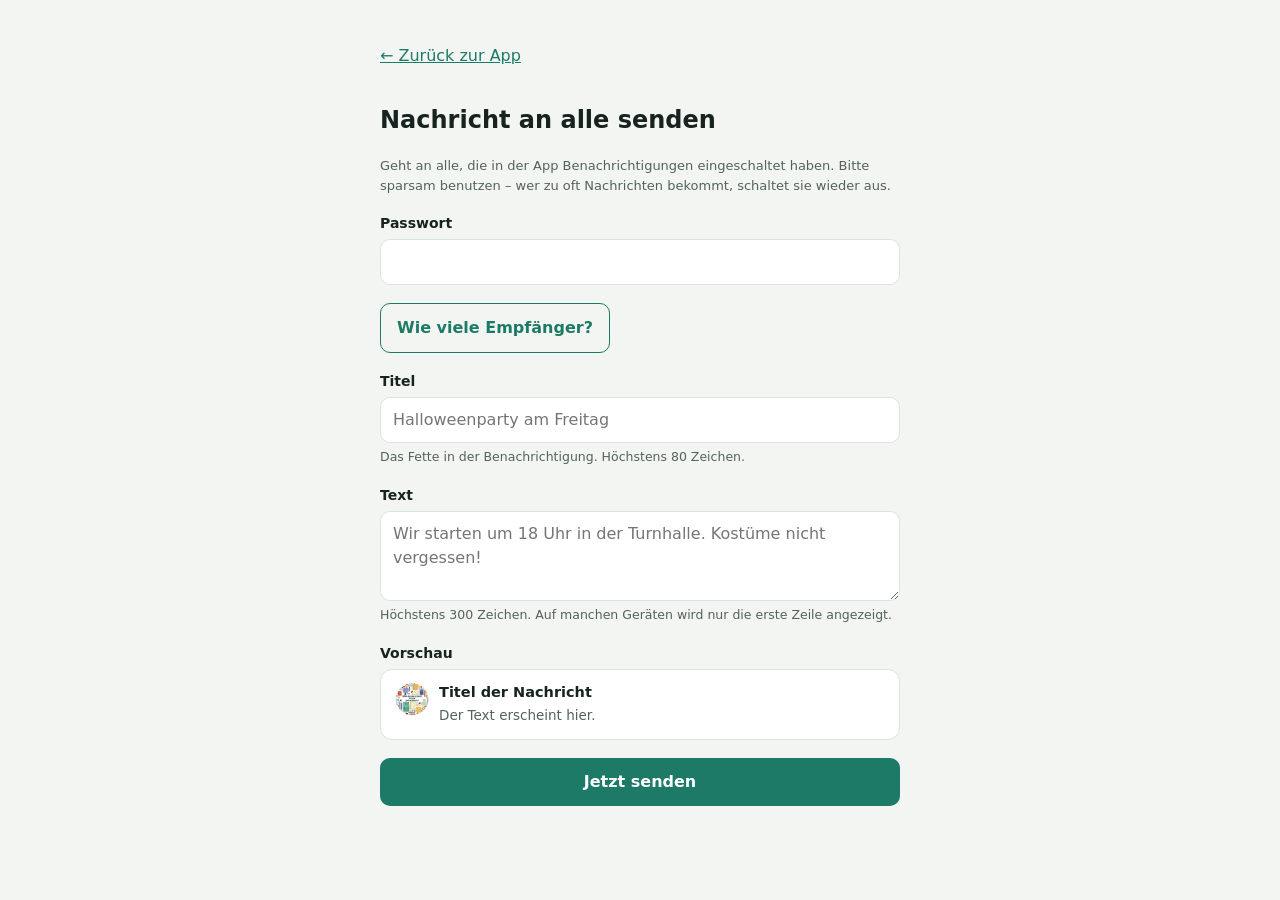
<file: senden.html>
<!doctype html>
<html lang="de">
<head>
<meta charset="utf-8">
<meta name="viewport" content="width=device-width, initial-scale=1, viewport-fit=cover">
<title>Nachricht senden – Schulverein Tespe</title>
<meta name="robots" content="noindex">
<meta name="theme-color" content="#1D7A67">
<link rel="icon" href="icon-192.png">
<link rel="stylesheet" href="app.css">
<style>
  .seite{max-width:520px;margin:0 auto;display:flex;flex-direction:column;gap:18px;padding-block:8px 40px;}
  .seite h1{font-size:24px;}
  .feld{display:flex;flex-direction:column;gap:5px;}
  .feld label{font-size:14px;font-weight:600;}
  .feld small{font-size:12.5px;color:var(--ink-soft);}
  input, textarea{
    font:inherit;color:var(--ink);background:var(--surface);
    border:1px solid var(--line);border-radius:10px;padding:10px 12px;width:100%;
  }
  input:focus-visible, textarea:focus-visible{outline:2px solid var(--brand);outline-offset:1px;}
  textarea{min-height:90px;resize:vertical;}
  .voll{
    font:inherit;font-weight:600;cursor:pointer;border:0;border-radius:10px;
    background:var(--brand);color:var(--on-brand);padding:12px 16px;
  }
  .voll:disabled{opacity:.55;cursor:default;}
  .meldung{border-radius:10px;padding:12px 14px;font-size:14.5px;}
  .meldung.gut{background:var(--brand-soft);color:var(--brand);}
  .meldung.schlecht{background:var(--sun-soft);color:var(--sun);}
  .zeile{display:flex;gap:10px;align-items:center;flex-wrap:wrap;}
  .klein{font-size:13px;color:var(--ink-soft);}
  .vorschau{
    background:var(--surface);border:1px solid var(--line);border-radius:12px;
    padding:12px 14px;display:flex;gap:10px;align-items:flex-start;
  }
  .vorschau img{width:34px;height:34px;border-radius:8px;}
  .vorschau b{display:block;font-size:14.5px;}
  .vorschau span{font-size:13.5px;color:var(--ink-soft);}
</style>
</head>
<body>
<div class="seite">

  <p><a href="./" style="color:var(--brand)">&larr; Zurück zur App</a></p>
  <h1>Nachricht an alle senden</h1>
  <p class="klein">
    Geht an alle, die in der App Benachrichtigungen eingeschaltet haben.
    Bitte sparsam benutzen – wer zu oft Nachrichten bekommt, schaltet sie wieder aus.
  </p>

  <div class="feld">
    <label for="passwort">Passwort</label>
    <input id="passwort" type="password" autocomplete="current-password">
  </div>

  <div class="zeile">
    <button class="voll" id="zaehlen" type="button" style="background:none;border:1.5px solid var(--brand);color:var(--brand)">Wie viele Empfänger?</button>
    <span class="klein" id="anzahl"></span>
  </div>

  <div class="feld">
    <label for="titel">Titel</label>
    <input id="titel" maxlength="80" placeholder="Halloweenparty am Freitag">
    <small>Das Fette in der Benachrichtigung. Höchstens 80 Zeichen.</small>
  </div>

  <div class="feld">
    <label for="text">Text</label>
    <textarea id="text" maxlength="300" placeholder="Wir starten um 18 Uhr in der Turnhalle. Kostüme nicht vergessen!"></textarea>
    <small>Höchstens 300 Zeichen. Auf manchen Geräten wird nur die erste Zeile angezeigt.</small>
  </div>

  <div class="feld">
    <label>Vorschau</label>
    <div class="vorschau">
      <img src="icon-192.png" alt="">
      <div>
        <b id="vTitel">Titel der Nachricht</b>
        <span id="vText">Der Text erscheint hier.</span>
      </div>
    </div>
  </div>

  <button class="voll" id="senden" type="button">Jetzt senden</button>
  <div class="meldung" id="meldung" hidden></div>

</div>

<script>
  const $ = id => document.getElementById(id);
  let dienst = '';

  fetch('inhalte.json', { cache: 'no-cache' })
    .then(r => r.json())
    .then(d => { dienst = (d.push && d.push.dienst) || ''; if (!dienst) melde('Der Versanddienst ist in inhalte.json noch nicht eingetragen.', false); })
    .catch(() => melde('inhalte.json konnte nicht geladen werden.', false));

  function melde(text, gut) {
    const m = $('meldung');
    m.hidden = false;
    m.textContent = text;
    m.className = 'meldung ' + (gut ? 'gut' : 'schlecht');
  }

  $('titel').addEventListener('input', e => {
    $('vTitel').textContent = e.target.value || 'Titel der Nachricht';
  });
  $('text').addEventListener('input', e => {
    $('vText').textContent = e.target.value || 'Der Text erscheint hier.';
  });

  async function ruf(pfad, daten) {
    const res = await fetch(dienst + pfad, {
      method: 'POST',
      headers: { 'Content-Type': 'application/json' },
      body: JSON.stringify(daten)
    });
    return { status: res.status, daten: await res.json().catch(() => ({})) };
  }

  $('zaehlen').addEventListener('click', async () => {
    if (!dienst) return;
    $('anzahl').textContent = 'einen Moment …';
    try {
      const a = await ruf('/anzahl', { passwort: $('passwort').value });
      if (a.status === 401) { $('anzahl').textContent = ''; melde('Das Passwort stimmt nicht.', false); return; }
      $('anzahl').textContent = a.daten.anzahl + ' Empfänger';
    } catch (e) {
      $('anzahl').textContent = '';
      melde('Der Versanddienst ist nicht erreichbar.', false);
    }
  });

  $('senden').addEventListener('click', async () => {
    if (!dienst) return;
    const titel = $('titel').value.trim();
    if (!titel) { melde('Bitte einen Titel eingeben.', false); return; }
    if (!confirm('Nachricht jetzt an alle Empfänger senden?')) return;

    $('senden').disabled = true;
    $('senden').textContent = 'wird gesendet …';
    try {
      const a = await ruf('/senden', {
        passwort: $('passwort').value,
        titel,
        text: $('text').value.trim()
      });
      if (a.status === 401) melde('Das Passwort stimmt nicht.', false);
      else if (!a.daten.ok) melde('Fehler: ' + (a.daten.fehler || 'unbekannt'), false);
      else melde(
        `Gesendet an ${a.daten.zugestellt} von ${a.daten.empfaenger} Empfängern.` +
        (a.daten.entfernt ? ` ${a.daten.entfernt} alte Anmeldungen wurden entfernt.` : '') +
        (a.daten.fehler ? ` ${a.daten.fehler} konnten nicht zugestellt werden.` : '') +
        (a.daten.details && a.daten.details.length ? ' Grund: ' + a.daten.details.join(' / ') : ''),
        !a.daten.fehler);
    } catch (e) {
      melde('Der Versanddienst ist nicht erreichbar.', false);
    }
    $('senden').disabled = false;
    $('senden').textContent = 'Jetzt senden';
  });
</script>
</body>
</html>
</file>
<file: app.css>
:root{
  --ground:#F2F5F2;
  --surface:#FFFFFF;
  --surface-2:#E9EFEA;
  --ink:#17231F;
  --ink-soft:#54625C;
  --line:#DBE3DD;
  --brand:#1D7A67;
  --brand-soft:#E3F0EC;
  --on-brand:#FFFFFF;
  --sun:#D98C1F;
  --sun-soft:#FBEFDC;
  --shadow:0 18px 40px -22px rgba(13,40,33,.45);
  --radius:14px;
}
@media (prefers-color-scheme: dark){
  :root:not([data-theme="light"]){
    --ground:#0E1513; --surface:#18201D; --surface-2:#212B27;
    --ink:#E7EEEA; --ink-soft:#9AAAA3; --line:#2B3732;
    --brand:#33A98F; --brand-soft:#1B2C28; --on-brand:#06120F;
    --sun:#E9A83F; --sun-soft:#2A2317;
    --shadow:0 18px 40px -24px rgba(0,0,0,.8);
  }
}
:root[data-theme="dark"]{
  --ground:#0E1513; --surface:#18201D; --surface-2:#212B27;
  --ink:#E7EEEA; --ink-soft:#9AAAA3; --line:#2B3732;
  --brand:#33A98F; --brand-soft:#1B2C28; --on-brand:#06120F;
  --sun:#E9A83F; --sun-soft:#2A2317;
  --shadow:0 18px 40px -24px rgba(0,0,0,.8);
}

*{box-sizing:border-box;}
body{
  margin:0;
  background:var(--ground);
  color:var(--ink);
  font-family:"Segoe UI",system-ui,-apple-system,Roboto,Helvetica,Arial,sans-serif;
  font-size:16px;line-height:1.5;
  padding-block:20px 0;padding-inline:16px;
}
h1,h2,h3,.tile b,.tab span{font-family:"Trebuchet MS","Segoe UI",system-ui,sans-serif;font-weight:700;}
h1,h2,h3{text-wrap:balance;margin:0;}
img{max-width:100%;}
[hidden]{display:none !important;}

.hinweis{
  max-width:430px;margin:0 auto 18px;
  border-left:3px solid var(--sun);background:var(--sun-soft);
  padding:10px 14px;border-radius:0 10px 10px 0;font-size:14px;
}

.phone{
  max-width:430px;margin:0 auto;
  background:var(--surface);border:1px solid var(--line);
  border-radius:22px;box-shadow:var(--shadow);overflow:hidden;
}
.screen{padding:22px 18px 26px;display:flex;flex-direction:column;gap:20px;}

.crest{display:flex;flex-direction:column;align-items:center;gap:10px;text-align:center;}
.crest svg{width:76px;height:76px;}
.crest img.logo{
  width:min(200px,62%);height:auto;
  background:#fff;border-radius:50%;
  padding:8px;box-sizing:border-box;
}
.crest h1{font-size:25px;line-height:1.15;}
.claim{color:var(--ink-soft);font-size:15px;margin:0;}

.lead{font-size:15px;color:var(--ink-soft);margin:0;}
.lead strong{color:var(--ink);font-weight:600;}

.tiles{display:grid;grid-template-columns:1fr 1fr;gap:10px;}
.tile{
  all:unset;box-sizing:border-box;cursor:pointer;
  background:var(--brand);color:var(--on-brand);border-radius:var(--radius);
  padding:14px;display:flex;flex-direction:column;gap:2px;min-height:74px;
}
.tile:last-child{grid-column:1 / -1;}
.tile b{font-size:17px;}
.tile em{font-style:normal;font-size:13px;opacity:.85;}
.tile:hover{filter:brightness(1.07);}
.tile:focus-visible,.tab:focus-visible,.ghost:focus-visible,.zurueck:focus-visible{
  outline:2px solid var(--sun);outline-offset:2px;
}

.panel{
  background:var(--surface-2);border-radius:var(--radius);
  padding:16px;display:flex;flex-direction:column;gap:14px;
}
.eyebrow{
  font-size:12px;letter-spacing:.09em;text-transform:uppercase;
  color:var(--brand);font-weight:600;margin:0;
}

.termin{display:grid;grid-template-columns:54px 1fr;gap:12px;align-items:start;}
.termin + .termin{border-top:1px solid var(--line);padding-top:14px;}
.datum{
  background:var(--surface);border:1px solid var(--line);border-radius:10px;
  text-align:center;padding:6px 2px;line-height:1.1;
}
.datum .tag{font-family:"Trebuchet MS","Segoe UI",system-ui,sans-serif;font-size:20px;font-weight:700;font-variant-numeric:tabular-nums;}
.datum .mon{font-size:11px;text-transform:uppercase;letter-spacing:.06em;color:var(--ink-soft);}
.termin h3{font-size:17px;}
.termin p{margin:2px 0 0;font-size:14px;color:var(--ink-soft);}
.termin .zeit{color:var(--ink);font-weight:600;}

.chip{
  display:inline-block;margin-top:7px;font-size:12px;font-weight:600;
  background:var(--brand-soft);color:var(--brand);padding:3px 9px;border-radius:999px;
}
.chip.gesperrt{background:var(--sun-soft);color:var(--sun);}

ul.liste{margin:0;padding-left:18px;font-size:15px;display:flex;flex-direction:column;gap:6px;color:var(--ink-soft);}

.vorstand{display:flex;flex-direction:column;gap:7px;font-size:15px;}
.vorstand div{display:flex;justify-content:space-between;gap:12px;border-bottom:1px dotted var(--line);padding-bottom:6px;}
.vorstand span{color:var(--ink-soft);font-size:13.5px;text-align:right;}

.ghost{
  display:block;text-decoration:none;cursor:pointer;
  border:1.5px solid var(--brand);color:var(--brand);background:none;
  border-radius:10px;padding:10px 14px;text-align:center;
  font-weight:600;font-size:15px;font-family:inherit;
}
.ghost:hover{background:var(--brand-soft);}

.zurueck{
  all:unset;cursor:pointer;color:var(--brand);font-weight:600;font-size:14px;
}
.zurueck:hover{text-decoration:underline;}

.impressum{font-size:13.5px;color:var(--ink-soft);margin:0;}
.impressum b{color:var(--ink);}
.impressum a{color:var(--brand);}

.tabs{
  position:sticky;bottom:0;
  display:grid;grid-template-columns:repeat(5,1fr);
  background:var(--surface);border-top:1px solid var(--line);
  padding-bottom:env(safe-area-inset-bottom,0px);
}
.tab{
  all:unset;box-sizing:border-box;cursor:pointer;
  padding:9px 2px 10px;display:flex;flex-direction:column;align-items:center;gap:3px;
  color:var(--ink-soft);
}
.tab svg{width:20px;height:20px;}
.tab span{font-size:11.5px;font-weight:600;}
.tab[aria-selected="true"]{color:var(--brand);}
.tab[aria-selected="true"] .dot{opacity:1;}
.dot{width:16px;height:2px;border-radius:2px;background:var(--brand);opacity:0;}

.fuss{
  max-width:430px;margin:16px auto 0;font-size:13px;color:var(--ink-soft);
  text-align:center;padding-bottom:22px;
}

/* Spenden */
.spenden{border:1.5px solid var(--brand);background:var(--brand-soft);}
.spenden-kopf{display:flex;gap:12px;align-items:flex-start;}
.spenden-kopf svg{flex:none;width:30px;height:30px;fill:var(--sun);margin-top:2px;}
.konto{margin:0;display:flex;flex-direction:column;gap:6px;font-size:14.5px;}
.konto div{display:grid;grid-template-columns:78px 1fr;gap:8px;}
.konto dt{color:var(--ink-soft);}
.konto dd{margin:0;font-weight:600;overflow-wrap:anywhere;}
.konto .iban{font-variant-numeric:tabular-nums;letter-spacing:.02em;}
.girocode{display:flex;gap:14px;align-items:center;}
.girocode img{flex:none;background:#fff;border-radius:10px;padding:6px;border:1px solid var(--line);}
.klein{font-size:13px;color:var(--ink-soft);margin:0;}
.urheber{font-size:12.5px;color:var(--ink-soft);margin:0;}
.fuss a{color:inherit;}

/* Aufruf */
.aufruf{border:1.5px solid var(--sun);background:var(--sun-soft);}
.aufruf h3{font-size:18px;}
.aufruf-tag + .aufruf-tag{border-top:1px solid var(--line);padding-top:12px;}
.aufruf-wann{margin:0 0 6px;font-size:15px;}
.aufgaben{list-style:none;margin:0;padding:0;display:flex;flex-direction:column;gap:5px;font-size:15px;}
.aufgaben li{display:flex;justify-content:space-between;gap:12px;border-bottom:1px dotted var(--line);padding-bottom:5px;}
.aufgaben .wer{color:var(--ink-soft);white-space:nowrap;font-size:14px;}
.dank{margin:0;font-size:14.5px;background:var(--surface);border-radius:10px;padding:10px 12px;}
.voll-knopf{
  display:block;text-decoration:none;text-align:center;
  background:var(--brand);color:var(--on-brand);border-radius:10px;
  padding:12px 14px;font-weight:600;font-size:15px;
}
.voll-knopf:hover{filter:brightness(1.07);}
.voll-knopf:focus-visible{outline:2px solid var(--sun);outline-offset:2px;}

ul.gesucht{margin:4px 0 0;padding-left:18px;display:flex;flex-direction:column;gap:6px;font-size:15px;color:var(--ink-soft);}
ul.gesucht b{color:var(--ink);font-weight:600;}

/* Galerie */
.raster{display:grid;grid-template-columns:repeat(3,1fr);gap:6px;}
.kachel{all:unset;cursor:pointer;display:block;aspect-ratio:1;border-radius:8px;overflow:hidden;background:var(--surface);}
.kachel img{width:100%;height:100%;object-fit:cover;display:block;transition:transform .2s;}
.kachel:hover img{transform:scale(1.04);}
.kachel:focus-visible{outline:2px solid var(--sun);outline-offset:2px;}
.leer{text-align:center;}
.bildansicht{
  border:0;padding:0;margin:0;max-width:none;max-height:none;width:100vw;height:100dvh;
  background:rgba(8,14,12,.94);color:#fff;
}
.bildansicht[open]{display:flex;align-items:center;justify-content:center;}
.bildansicht::backdrop{background:rgba(8,14,12,.94);}
.bildansicht figure{margin:0;display:flex;flex-direction:column;align-items:center;gap:10px;max-width:100%;padding:56px 12px 20px;}
.bildansicht img{max-width:100%;max-height:calc(100dvh - 130px);object-fit:contain;border-radius:6px;}
.bildansicht figcaption{display:flex;gap:14px;justify-content:space-between;width:100%;max-width:720px;font-size:14px;color:#d8e2de;}
.ba-knopf{
  all:unset;cursor:pointer;position:absolute;display:grid;place-items:center;
  width:44px;height:44px;border-radius:50%;background:rgba(255,255,255,.14);color:#fff;
  font-size:30px;line-height:1;
}
.ba-knopf:hover{background:rgba(255,255,255,.26);}
.ba-knopf:focus-visible{outline:2px solid var(--sun);outline-offset:2px;}
.ba-zu{top:12px;right:12px;}
.ba-zurueck{left:10px;top:50%;transform:translateY(-50%);}
.ba-weiter{right:10px;top:50%;transform:translateY(-50%);}

@media (max-width:430px){
  body{padding-inline:0;padding-block:12px 0;}
  .girocode{flex-direction:column;align-items:flex-start;}
  .hinweis{margin-inline:16px;}
  .phone{border-radius:0;border-left:0;border-right:0;box-shadow:none;}
}
@media (prefers-reduced-motion:reduce){*{transition:none !important;animation:none !important;}}

/* ---------- Hinweis für Benachrichtigungen ---------- */
.pushhinweis{
  position:fixed;left:50%;bottom:calc(env(safe-area-inset-bottom,0px) + 72px);
  transform:translate(-50%,120%);
  width:min(460px,calc(100% - 24px));z-index:60;
  background:var(--surface);color:var(--ink);
  border:1px solid var(--line);border-radius:var(--radius);
  box-shadow:var(--shadow);padding:14px 16px;
  display:flex;flex-direction:column;gap:12px;
  opacity:0;transition:transform .3s ease,opacity .3s ease;
}
.pushhinweis.da{transform:translate(-50%,0);opacity:1;}
.ph-text{display:flex;flex-direction:column;gap:4px;font-size:14.5px;line-height:1.45;}
.ph-text b{font-size:16px;}
.ph-text span{color:var(--ink-soft);}
.ph-stand{color:var(--brand) !important;font-weight:600;}
.ph-knoepfe{display:flex;gap:8px;flex-wrap:wrap;}
.ph-ja{
  flex:1;min-width:190px;font:inherit;font-weight:600;cursor:pointer;border:0;
  border-radius:10px;background:var(--brand);color:var(--on-brand);padding:11px 14px;
}
.ph-ja:disabled{opacity:.6;cursor:default;}
.ph-nein{
  font:inherit;font-weight:600;cursor:pointer;border:1.5px solid var(--line);
  border-radius:10px;background:none;color:var(--ink-soft);padding:11px 14px;
}
.ph-ja:focus-visible,.ph-nein:focus-visible{outline:2px solid var(--sun);outline-offset:2px;}
@media (prefers-reduced-motion:reduce){
  .pushhinweis{transition:opacity .2s ease;transform:translate(-50%,0);}
}
</file>
